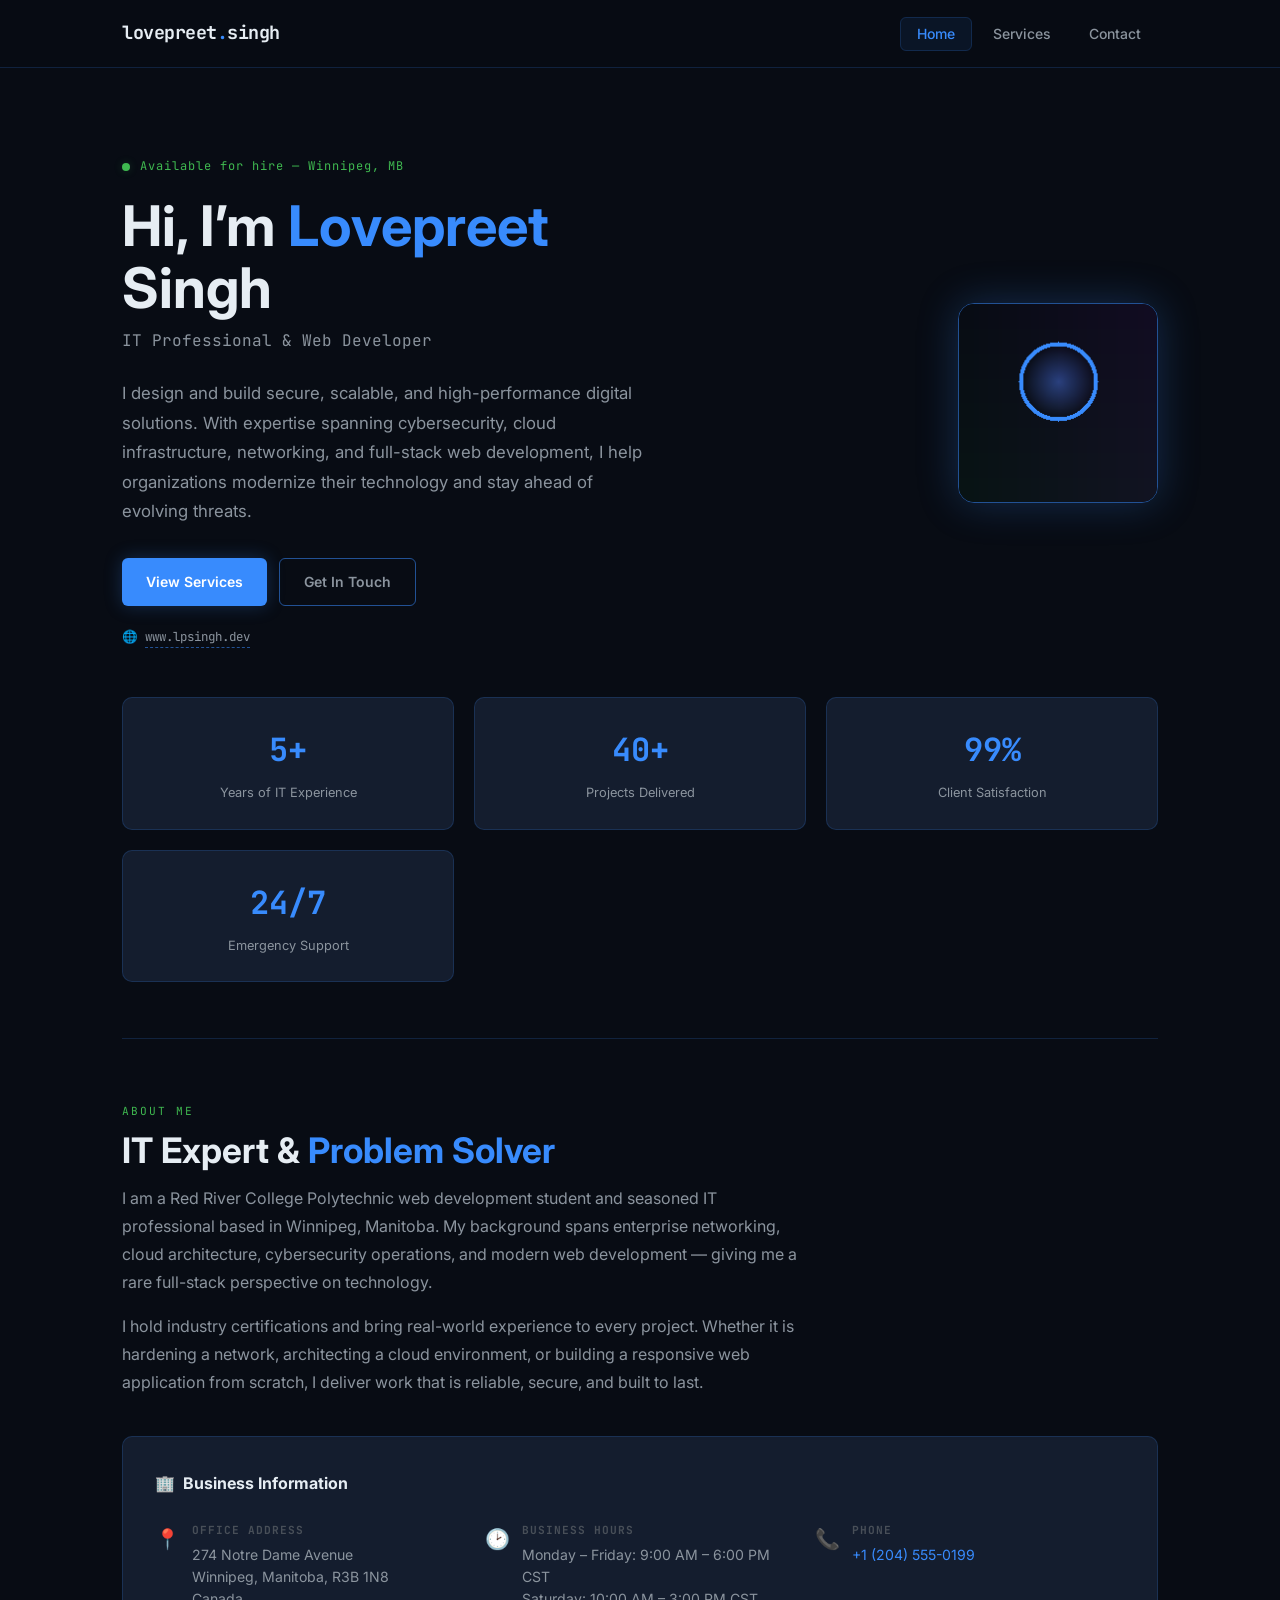
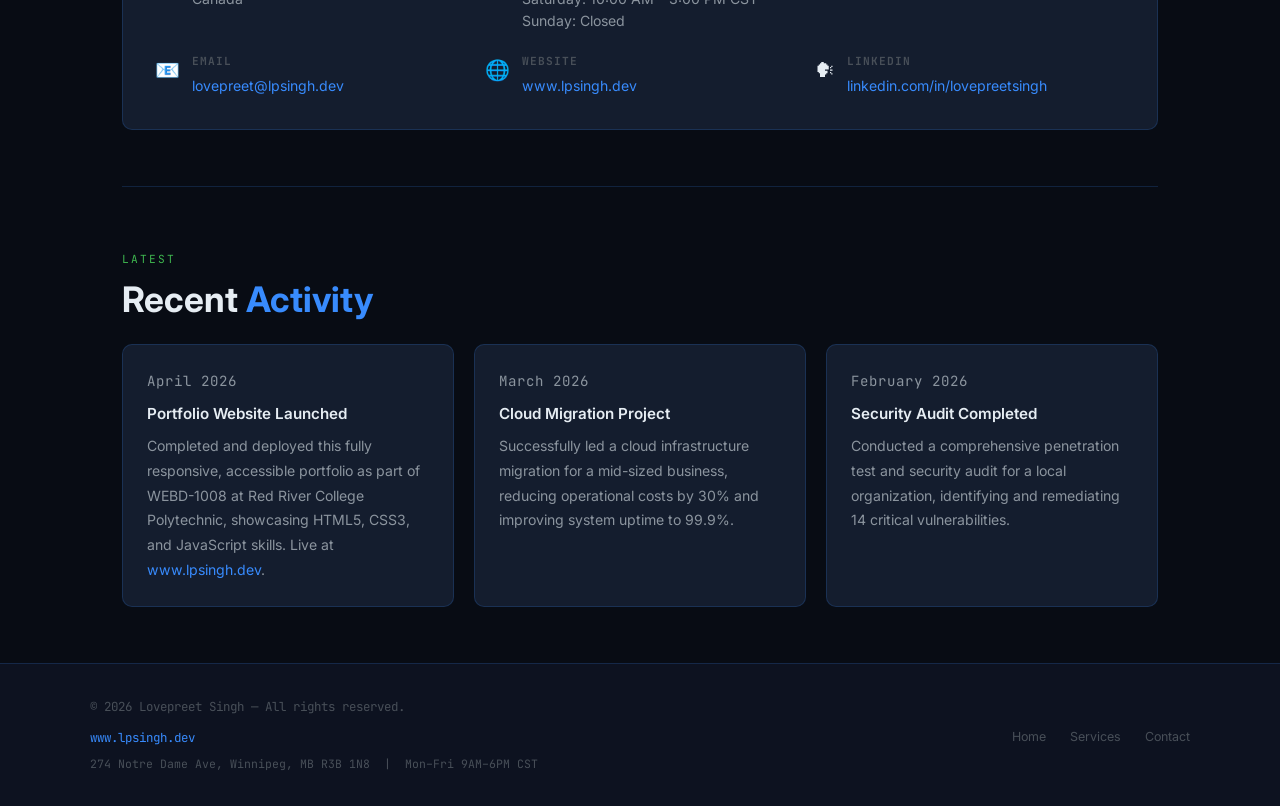
<file: index.html>
<!DOCTYPE html>
<html lang="en">
<head>
  <meta charset="UTF-8" />
  <meta name="viewport" content="width=device-width, initial-scale=1.0" />
  <title>Lovepreet Singh &mdash; IT Professional &amp; Web Developer</title>
  <link rel="stylesheet" href="styles.css" />
</head>
<body>

  <!-- ═══════════════ HEADER ═══════════════ -->
  <header id="header" role="banner">
    <div class="inner">
      <span class="logo">lovepreet<span>.</span>singh</span>
      <nav id="navigation" aria-label="Main navigation">
        <button class="nav-toggle" id="navToggle"
                aria-expanded="false"
                aria-controls="navMenu"
                aria-label="Toggle navigation menu">
          <span></span><span></span><span></span>
        </button>
        <ul id="navMenu" role="list">
          <li><a href="index.html" class="active" aria-current="page">Home</a></li>
          <li><a href="services.html">Services</a></li>
          <li><a href="contact.html">Contact</a></li>
        </ul>
      </nav>
    </div>
  </header>

  <!-- ═══════════════ CONTENT ═══════════════ -->
  <main id="content">

    <!-- Hero -->
    <section class="hero" aria-label="Introduction">
      <div class="hero-text">
        <div class="hero-eyebrow">
          <span class="status-dot" aria-hidden="true"></span>
          <span class="status-label">Available for hire &mdash; Winnipeg, MB</span>
        </div>
        <h1>Hi, I&rsquo;m <span>Lovepreet</span><br />Singh</h1>
        <h2>IT Professional &amp; Web Developer</h2>
        <p>
          I design and build secure, scalable, and high-performance digital
          solutions. With expertise spanning cybersecurity, cloud infrastructure,
          networking, and full-stack web development, I help organizations
          modernize their technology and stay ahead of evolving threats.
        </p>
        <div class="hero-btns">
          <a href="services.html" class="btn btn-primary">View Services</a>
          <a href="contact.html" class="btn btn-ghost">Get In Touch</a>
        </div>
        <div class="url-badge">
          <span aria-hidden="true">&#127760;</span>
          <a href="https://www.lpsingh.dev" target="_blank" rel="noopener noreferrer">www.lpsingh.dev</a>
        </div>
      </div>

      <!-- Profile image: satisfies rubric requirement for at least one image on home page -->
      <div class="avatar-wrap">
        <img
          src="profile.jpg"
          alt="Lovepreet Singh, IT Professional and Web Developer based in Winnipeg Manitoba"
          class="profile-img"
          width="200"
          height="200"
          onerror="this.style.display='none';this.nextElementSibling.removeAttribute('style');"
        />
        <div class="avatar-box" style="display:none;" aria-hidden="true">LS</div>
      </div>
    </section>

    <!-- Stats -->
    <div class="stats-row" role="list" aria-label="Key statistics">
      <div class="stat-card" role="listitem">
        <span class="stat-num">5+</span>
        <p class="stat-label">Years of IT Experience</p>
      </div>
      <div class="stat-card" role="listitem">
        <span class="stat-num">40+</span>
        <p class="stat-label">Projects Delivered</p>
      </div>
      <div class="stat-card" role="listitem">
        <span class="stat-num">99%</span>
        <p class="stat-label">Client Satisfaction</p>
      </div>
      <div class="stat-card" role="listitem">
        <span class="stat-num">24/7</span>
        <p class="stat-label">Emergency Support</p>
      </div>
    </div>

    <hr class="divider" />

    <!-- About -->
    <section aria-labelledby="about-heading">
      <p class="tag">About Me</p>
      <h2 class="section-title" id="about-heading">IT Expert &amp; <em>Problem Solver</em></h2>
      <p class="body-text">
        I am a Red River College Polytechnic web development student and seasoned
        IT professional based in Winnipeg, Manitoba. My background spans enterprise
        networking, cloud architecture, cybersecurity operations, and modern
        web development &mdash; giving me a rare full-stack perspective on technology.
      </p>
      <p class="body-text">
        I hold industry certifications and bring real-world experience to every
        project. Whether it is hardening a network, architecting a cloud environment,
        or building a responsive web application from scratch, I deliver work that
        is reliable, secure, and built to last.
      </p>

      <!-- Business Info Card -->
      <div class="biz-card" aria-label="Business contact and location information">
        <h3 class="biz-card-title">
          <span aria-hidden="true">&#127970;</span> Business Information
        </h3>
        <div class="biz-grid">
          <div class="biz-item">
            <span class="biz-icon" aria-hidden="true">&#128205;</span>
            <div>
              <strong>Office Address</strong>
              <p>274 Notre Dame Avenue<br />Winnipeg, Manitoba, R3B 1N8<br />Canada</p>
            </div>
          </div>
          <div class="biz-item">
            <span class="biz-icon" aria-hidden="true">&#128337;</span>
            <div>
              <strong>Business Hours</strong>
              <p>
                Monday &ndash; Friday: 9:00 AM &ndash; 6:00 PM CST<br />
                Saturday: 10:00 AM &ndash; 3:00 PM CST<br />
                Sunday: Closed
              </p>
            </div>
          </div>
          <div class="biz-item">
            <span class="biz-icon" aria-hidden="true">&#128222;</span>
            <div>
              <strong>Phone</strong>
              <p><a href="tel:+12045550199">+1 (204) 555-0199</a></p>
            </div>
          </div>
          <div class="biz-item">
            <span class="biz-icon" aria-hidden="true">&#128231;</span>
            <div>
              <strong>Email</strong>
              <p><a href="mailto:lovepreet@lpsingh.dev">lovepreet@lpsingh.dev</a></p>
            </div>
          </div>
          <div class="biz-item">
            <span class="biz-icon" aria-hidden="true">&#127760;</span>
            <div>
              <strong>Website</strong>
              <p><a href="https://www.lpsingh.dev" target="_blank" rel="noopener noreferrer">www.lpsingh.dev</a></p>
            </div>
          </div>
          <div class="biz-item">
            <span class="biz-icon" aria-hidden="true">&#128483;</span>
            <div>
              <strong>LinkedIn</strong>
              <p><a href="https://linkedin.com/in/lovepreetsingh" target="_blank" rel="noopener noreferrer">linkedin.com/in/lovepreetsingh</a></p>
            </div>
          </div>
        </div>
      </div>
    </section>

    <hr class="divider" />

    <!-- Recent Activity -->
    <section aria-labelledby="activity-heading">
      <p class="tag">Latest</p>
      <h2 class="section-title" id="activity-heading">Recent <em>Activity</em></h2>
      <div class="updates-grid">

        <article class="update-card">
          <p class="update-date">April 2026</p>
          <h3>Portfolio Website Launched</h3>
          <p>
            Completed and deployed this fully responsive, accessible portfolio
            as part of WEBD-1008 at Red River College Polytechnic, showcasing
            HTML5, CSS3, and JavaScript skills. Live at
            <a href="https://www.lpsingh.dev" target="_blank" rel="noopener noreferrer">www.lpsingh.dev</a>.
          </p>
        </article>

        <article class="update-card">
          <p class="update-date">March 2026</p>
          <h3>Cloud Migration Project</h3>
          <p>
            Successfully led a cloud infrastructure migration for a mid-sized
            business, reducing operational costs by 30% and improving system
            uptime to 99.9%.
          </p>
        </article>

        <article class="update-card">
          <p class="update-date">February 2026</p>
          <h3>Security Audit Completed</h3>
          <p>
            Conducted a comprehensive penetration test and security audit for a
            local organization, identifying and remediating 14 critical
            vulnerabilities.
          </p>
        </article>

      </div>
    </section>

  </main>

  <!-- ═══════════════ FOOTER ═══════════════ -->
  <footer id="footer" role="contentinfo">
    <div class="f-inner">
      <div class="f-left">
        <p class="f-copy">&copy; 2026 Lovepreet Singh &mdash; All rights reserved.</p>
        <p class="f-url"><a href="https://www.lpsingh.dev" target="_blank" rel="noopener noreferrer">www.lpsingh.dev</a></p>
        <p class="f-address">274 Notre Dame Ave, Winnipeg, MB R3B 1N8 &nbsp;|&nbsp; Mon&ndash;Fri 9AM&ndash;6PM CST</p>
      </div>
      <nav aria-label="Footer navigation">
        <ul role="list">
          <li><a href="index.html">Home</a></li>
          <li><a href="services.html">Services</a></li>
          <li><a href="contact.html">Contact</a></li>
        </ul>
      </nav>
    </div>
  </footer>

  <script src="main.js"></script>
</body>
</html>
</file>
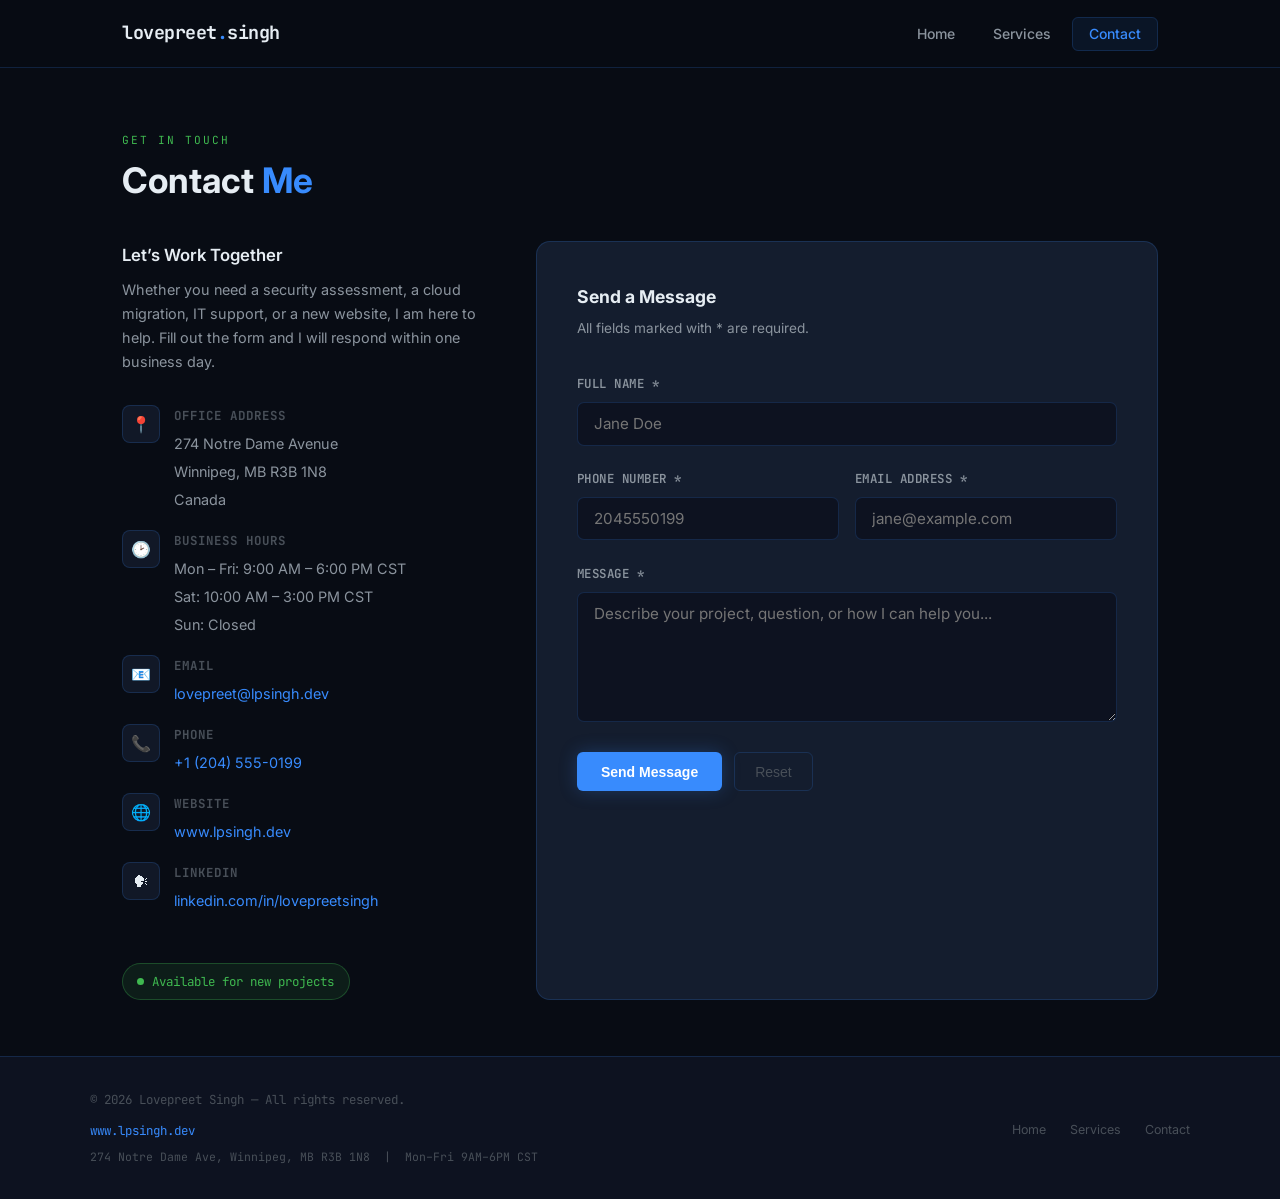
<file: contact.html>
<!DOCTYPE html>
<html lang="en">
<head>
  <meta charset="UTF-8" />
  <meta name="viewport" content="width=device-width, initial-scale=1.0" />
  <title>Contact &mdash; Lovepreet Singh IT Professional</title>
  <link rel="stylesheet" href="styles.css" />
</head>
<body>

  <!-- ═══════════════ HEADER ═══════════════ -->
  <header id="header" role="banner">
    <div class="inner">
      <span class="logo">lovepreet<span>.</span>singh</span>
      <nav id="navigation" aria-label="Main navigation">
        <button class="nav-toggle" id="navToggle"
                aria-expanded="false"
                aria-controls="navMenu"
                aria-label="Toggle navigation menu">
          <span></span><span></span><span></span>
        </button>
        <ul id="navMenu" role="list">
          <li><a href="index.html">Home</a></li>
          <li><a href="services.html">Services</a></li>
          <li><a href="contact.html" class="active" aria-current="page">Contact</a></li>
        </ul>
      </nav>
    </div>
  </header>

  <!-- ═══════════════ CONTENT ═══════════════ -->
  <main id="content">

    <div style="margin-bottom:2.5rem;">
      <p class="tag">Get In Touch</p>
      <h1 class="section-title">Contact <em>Me</em></h1>
    </div>

    <div class="contact-layout">

      <!-- Info panel -->
      <aside class="contact-info-panel" aria-label="Contact information">
        <h2>Let&rsquo;s Work Together</h2>
        <p>
          Whether you need a security assessment, a cloud migration, IT support,
          or a new website, I am here to help. Fill out the form and I will
          respond within one business day.
        </p>

        <div class="c-detail">
          <div class="c-icon" aria-hidden="true">&#128205;</div>
          <div class="c-detail-text">
            <strong>Office Address</strong>
            <span>274 Notre Dame Avenue<br />Winnipeg, MB R3B 1N8<br />Canada</span>
          </div>
        </div>

        <div class="c-detail">
          <div class="c-icon" aria-hidden="true">&#128337;</div>
          <div class="c-detail-text">
            <strong>Business Hours</strong>
            <span>Mon &ndash; Fri: 9:00 AM &ndash; 6:00 PM CST<br />
                  Sat: 10:00 AM &ndash; 3:00 PM CST<br />
                  Sun: Closed</span>
          </div>
        </div>

        <div class="c-detail">
          <div class="c-icon" aria-hidden="true">&#128231;</div>
          <div class="c-detail-text">
            <strong>Email</strong>
            <span><a href="mailto:lovepreet@lpsingh.dev">lovepreet@lpsingh.dev</a></span>
          </div>
        </div>

        <div class="c-detail">
          <div class="c-icon" aria-hidden="true">&#128222;</div>
          <div class="c-detail-text">
            <strong>Phone</strong>
            <span><a href="tel:+12045550199">+1 (204) 555-0199</a></span>
          </div>
        </div>

        <div class="c-detail">
          <div class="c-icon" aria-hidden="true">&#127760;</div>
          <div class="c-detail-text">
            <strong>Website</strong>
            <span><a href="https://www.lpsingh.dev" target="_blank" rel="noopener noreferrer">www.lpsingh.dev</a></span>
          </div>
        </div>

        <div class="c-detail">
          <div class="c-icon" aria-hidden="true">&#128483;</div>
          <div class="c-detail-text">
            <strong>LinkedIn</strong>
            <span><a href="https://linkedin.com/in/lovepreetsingh" target="_blank" rel="noopener noreferrer">linkedin.com/in/lovepreetsingh</a></span>
          </div>
        </div>

        <div class="avail-badge" aria-label="Currently available for new projects">
          <span class="dot" aria-hidden="true"></span>
          Available for new projects
        </div>
      </aside>

      <!-- Form panel -->
      <div class="form-panel">
        <h2>Send a Message</h2>
        <p>All fields marked with * are required.</p>

        <form id="contactForm" action="index.html" method="get" novalidate aria-label="Contact form">

          <!-- Name -->
          <div class="form-group">
            <label for="name">Full Name *</label>
            <input
              type="text"
              id="name"
              name="name"
              placeholder="Jane Doe"
              autocomplete="name"
              aria-required="true"
              aria-describedby="nameErr"
            />
            <span class="error-msg" id="nameErr" role="alert">Please enter your full name.</span>
          </div>

          <!-- Phone + Email -->
          <div class="form-row">
            <div class="form-group">
              <label for="phone">Phone Number *</label>
              <input
                type="tel"
                id="phone"
                name="phone"
                placeholder="2045550199"
                autocomplete="tel"
                aria-required="true"
                aria-describedby="phoneErr"
              />
              <span class="error-msg" id="phoneErr" role="alert">Enter a valid 10-digit phone number.</span>
            </div>

            <div class="form-group">
              <label for="email">Email Address *</label>
              <input
                type="email"
                id="email"
                name="email"
                placeholder="jane@example.com"
                autocomplete="email"
                aria-required="true"
                aria-describedby="emailErr"
              />
              <span class="error-msg" id="emailErr" role="alert">Enter a valid email address.</span>
            </div>
          </div>

          <!-- Comments -->
          <div class="form-group">
            <label for="comments">Message *</label>
            <textarea
              id="comments"
              name="comments"
              placeholder="Describe your project, question, or how I can help you..."
              aria-required="true"
              aria-describedby="commentsErr"
            ></textarea>
            <span class="error-msg" id="commentsErr" role="alert">Please enter a message.</span>
          </div>

          <!-- Actions -->
          <div class="form-actions">
            <button type="submit" class="btn btn-primary">Send Message</button>
            <button type="reset" class="btn-reset-form" id="resetBtn">Reset</button>
          </div>

        </form>
      </div>
    </div>

  </main>

  <!-- ═══════════════ FOOTER ═══════════════ -->
  <footer id="footer" role="contentinfo">
    <div class="f-inner">
      <div class="f-left">
        <p class="f-copy">&copy; 2026 Lovepreet Singh &mdash; All rights reserved.</p>
        <p class="f-url"><a href="https://www.lpsingh.dev" target="_blank" rel="noopener noreferrer">www.lpsingh.dev</a></p>
        <p class="f-address">274 Notre Dame Ave, Winnipeg, MB R3B 1N8 &nbsp;|&nbsp; Mon&ndash;Fri 9AM&ndash;6PM CST</p>
      </div>
      <nav aria-label="Footer navigation">
        <ul role="list">
          <li><a href="index.html">Home</a></li>
          <li><a href="services.html">Services</a></li>
          <li><a href="contact.html">Contact</a></li>
        </ul>
      </nav>
    </div>
  </footer>

  <script src="main.js"></script>
  <script src="validation.js"></script>
</body>
</html>
</file>
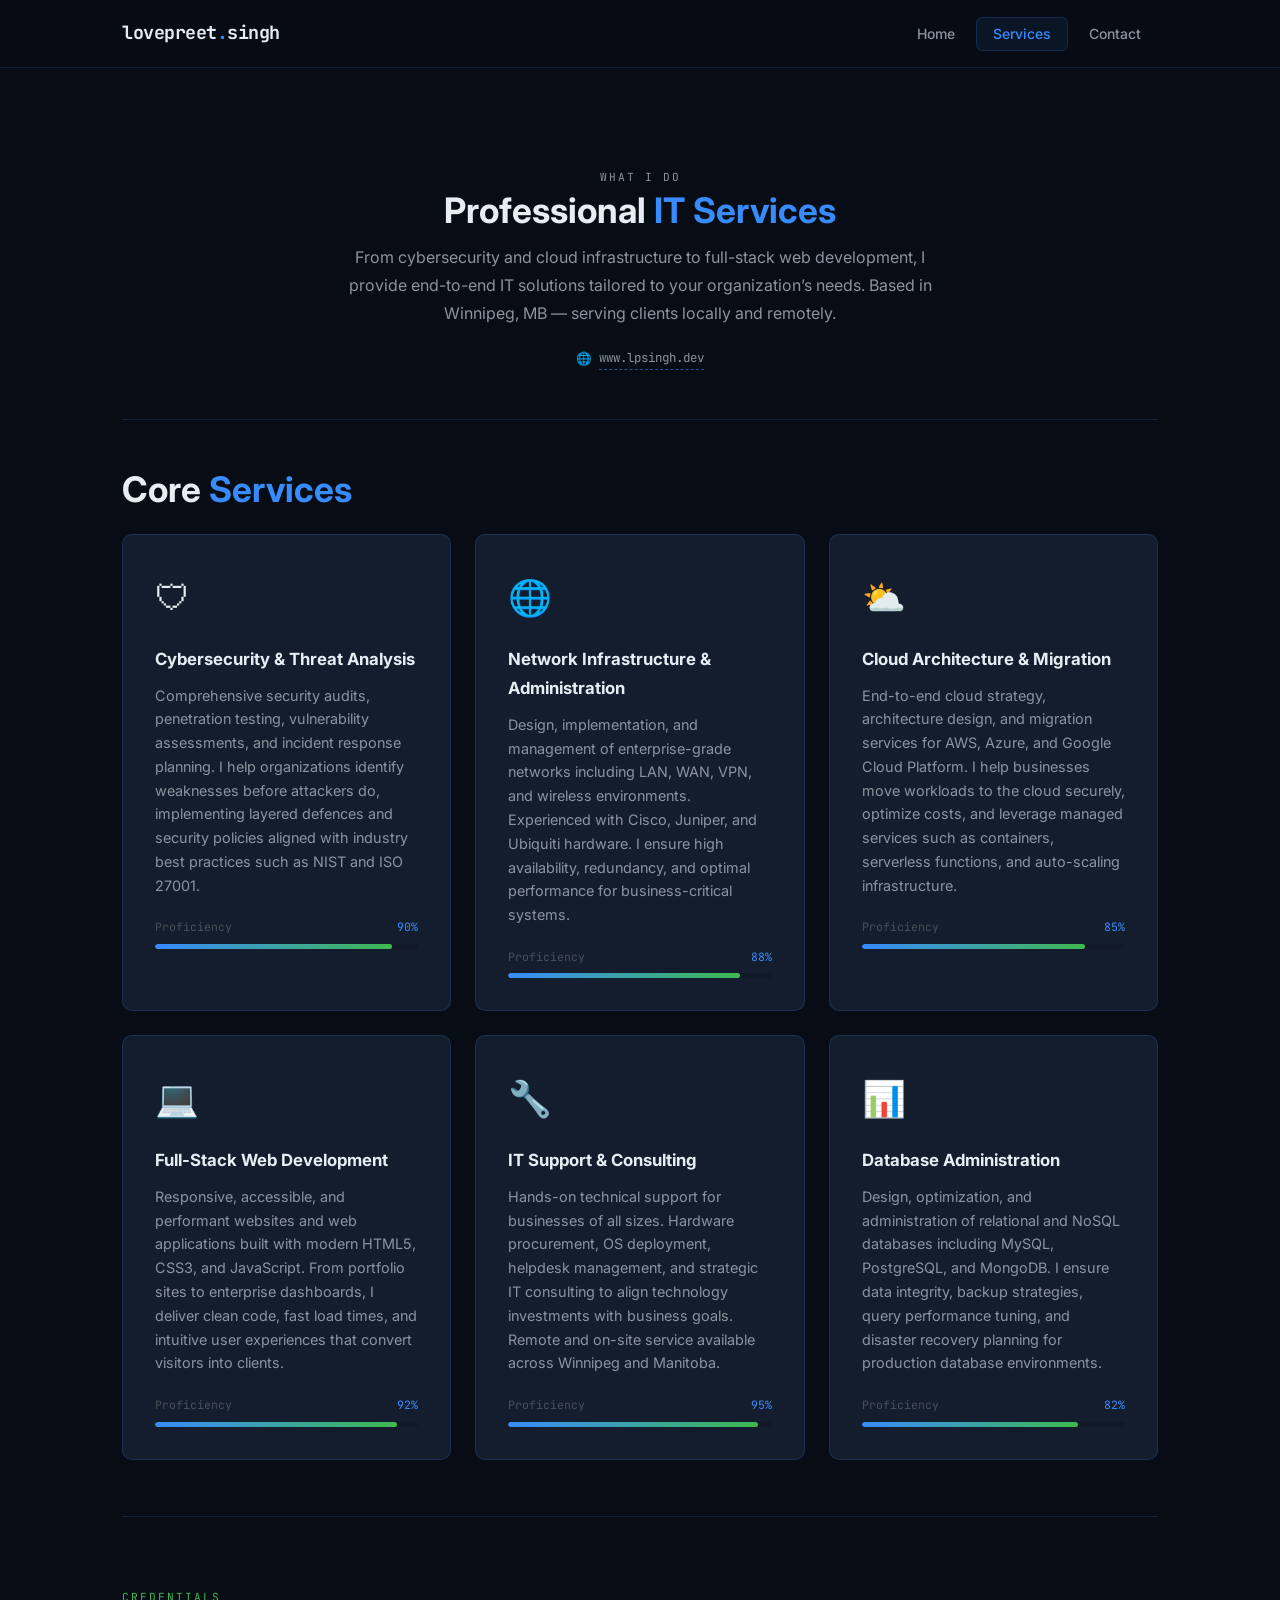
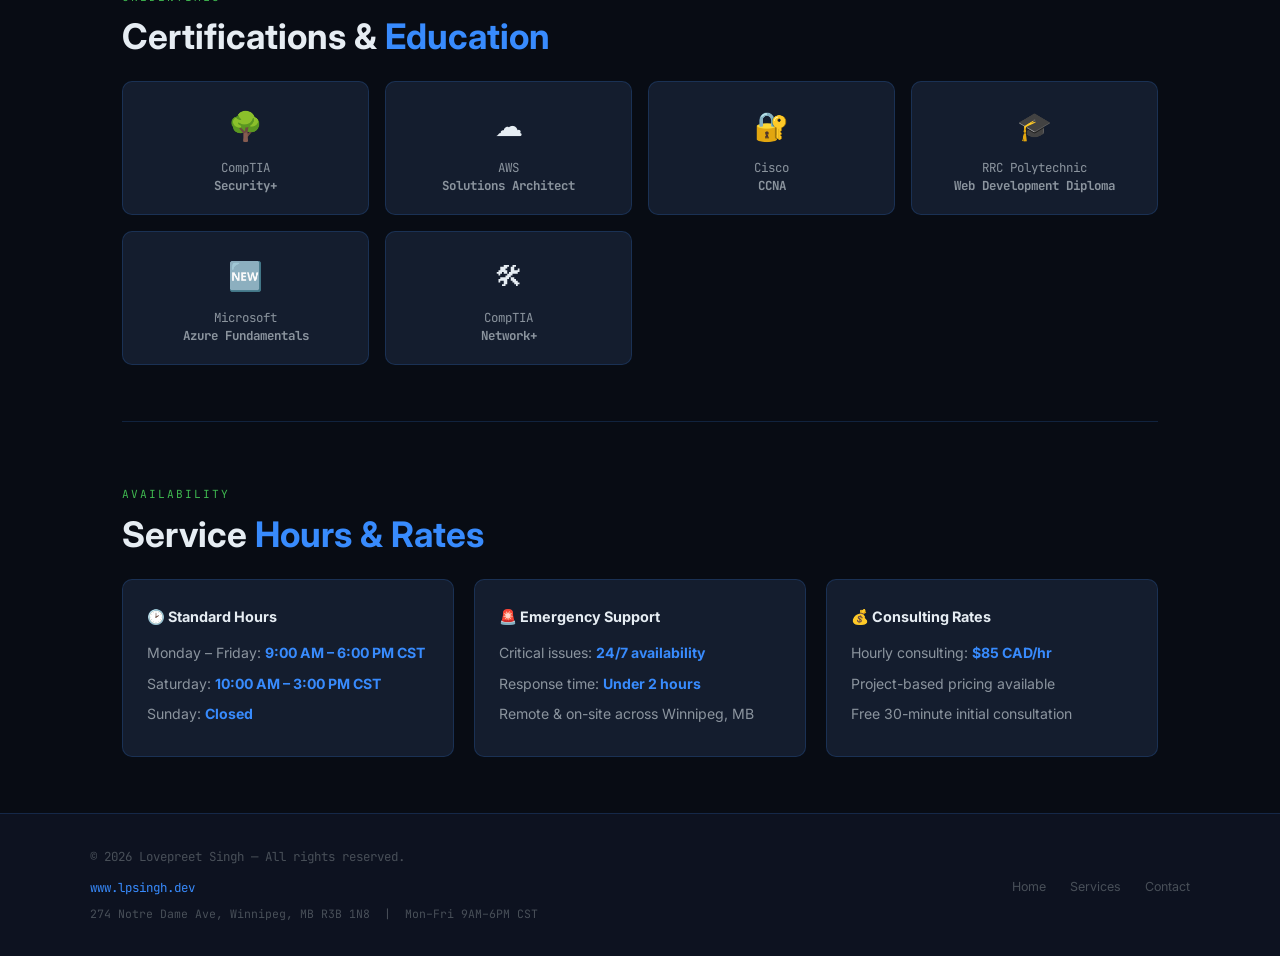
<file: services.html>
<!DOCTYPE html>
<html lang="en">
<head>
  <meta charset="UTF-8" />
  <meta name="viewport" content="width=device-width, initial-scale=1.0" />
  <title>Services &mdash; Lovepreet Singh IT Professional</title>
  <link rel="stylesheet" href="styles.css" />
</head>
<body>

  <!-- ═══════════════ HEADER ═══════════════ -->
  <header id="header" role="banner">
    <div class="inner">
      <span class="logo">lovepreet<span>.</span>singh</span>
      <nav id="navigation" aria-label="Main navigation">
        <button class="nav-toggle" id="navToggle"
                aria-expanded="false"
                aria-controls="navMenu"
                aria-label="Toggle navigation menu">
          <span></span><span></span><span></span>
        </button>
        <ul id="navMenu" role="list">
          <li><a href="index.html">Home</a></li>
          <li><a href="services.html" class="active" aria-current="page">Services</a></li>
          <li><a href="contact.html">Contact</a></li>
        </ul>
      </nav>
    </div>
  </header>

  <!-- ═══════════════ CONTENT ═══════════════ -->
  <main id="content">

    <!-- Page Banner -->
    <div class="page-banner">
      <p class="tag">What I Do</p>
      <h1 class="section-title">Professional <em>IT Services</em></h1>
      <p>
        From cybersecurity and cloud infrastructure to full-stack web development,
        I provide end-to-end IT solutions tailored to your organization&rsquo;s needs.
        Based in Winnipeg, MB &mdash; serving clients locally and remotely.
      </p>
      <div class="url-badge" style="margin-top:1.25rem; justify-content:center;">
        <span aria-hidden="true">&#127760;</span>
        <a href="https://www.lpsingh.dev" target="_blank" rel="noopener noreferrer">www.lpsingh.dev</a>
      </div>
    </div>

    <!-- Services Grid -->
    <section aria-labelledby="services-heading">
      <h2 class="section-title" id="services-heading" style="margin-bottom:1.5rem;">Core <em>Services</em></h2>

      <div class="services-grid">

        <!-- Cybersecurity -->
        <article class="service-card" aria-label="Cybersecurity service">
          <span class="service-icon" aria-hidden="true">&#128737;</span>
          <h3>Cybersecurity &amp; Threat Analysis</h3>
          <p>
            Comprehensive security audits, penetration testing, vulnerability
            assessments, and incident response planning. I help organizations
            identify weaknesses before attackers do, implementing layered defences
            and security policies aligned with industry best practices such as
            NIST and ISO 27001.
          </p>
          <div class="skill-meta">
            <span>Proficiency</span>
            <span class="pct">90%</span>
          </div>
          <div class="bar-track" role="progressbar" aria-valuenow="90" aria-valuemin="0" aria-valuemax="100" aria-label="Cybersecurity proficiency 90%">
            <div class="bar-fill" style="width:90%;"></div>
          </div>
        </article>

        <!-- Networking -->
        <article class="service-card" aria-label="Networking service">
          <span class="service-icon" aria-hidden="true">&#127760;</span>
          <h3>Network Infrastructure &amp; Administration</h3>
          <p>
            Design, implementation, and management of enterprise-grade networks
            including LAN, WAN, VPN, and wireless environments. Experienced with
            Cisco, Juniper, and Ubiquiti hardware. I ensure high availability,
            redundancy, and optimal performance for business-critical systems.
          </p>
          <div class="skill-meta">
            <span>Proficiency</span>
            <span class="pct">88%</span>
          </div>
          <div class="bar-track" role="progressbar" aria-valuenow="88" aria-valuemin="0" aria-valuemax="100" aria-label="Networking proficiency 88%">
            <div class="bar-fill" style="width:88%;"></div>
          </div>
        </article>

        <!-- Cloud -->
        <article class="service-card" aria-label="Cloud computing service">
          <span class="service-icon" aria-hidden="true">&#9925;</span>
          <h3>Cloud Architecture &amp; Migration</h3>
          <p>
            End-to-end cloud strategy, architecture design, and migration services
            for AWS, Azure, and Google Cloud Platform. I help businesses move
            workloads to the cloud securely, optimize costs, and leverage managed
            services such as containers, serverless functions, and auto-scaling
            infrastructure.
          </p>
          <div class="skill-meta">
            <span>Proficiency</span>
            <span class="pct">85%</span>
          </div>
          <div class="bar-track" role="progressbar" aria-valuenow="85" aria-valuemin="0" aria-valuemax="100" aria-label="Cloud proficiency 85%">
            <div class="bar-fill" style="width:85%;"></div>
          </div>
        </article>

        <!-- Web Development -->
        <article class="service-card" aria-label="Web development service">
          <span class="service-icon" aria-hidden="true">&#128187;</span>
          <h3>Full-Stack Web Development</h3>
          <p>
            Responsive, accessible, and performant websites and web applications
            built with modern HTML5, CSS3, and JavaScript. From portfolio sites
            to enterprise dashboards, I deliver clean code, fast load times, and
            intuitive user experiences that convert visitors into clients.
          </p>
          <div class="skill-meta">
            <span>Proficiency</span>
            <span class="pct">92%</span>
          </div>
          <div class="bar-track" role="progressbar" aria-valuenow="92" aria-valuemin="0" aria-valuemax="100" aria-label="Web development proficiency 92%">
            <div class="bar-fill" style="width:92%;"></div>
          </div>
        </article>

        <!-- IT Support -->
        <article class="service-card" aria-label="IT support service">
          <span class="service-icon" aria-hidden="true">&#128295;</span>
          <h3>IT Support &amp; Consulting</h3>
          <p>
            Hands-on technical support for businesses of all sizes. Hardware
            procurement, OS deployment, helpdesk management, and strategic IT
            consulting to align technology investments with business goals.
            Remote and on-site service available across Winnipeg and Manitoba.
          </p>
          <div class="skill-meta">
            <span>Proficiency</span>
            <span class="pct">95%</span>
          </div>
          <div class="bar-track" role="progressbar" aria-valuenow="95" aria-valuemin="0" aria-valuemax="100" aria-label="IT support proficiency 95%">
            <div class="bar-fill" style="width:95%;"></div>
          </div>
        </article>

        <!-- Database -->
        <article class="service-card" aria-label="Database administration service">
          <span class="service-icon" aria-hidden="true">&#128202;</span>
          <h3>Database Administration</h3>
          <p>
            Design, optimization, and administration of relational and NoSQL
            databases including MySQL, PostgreSQL, and MongoDB. I ensure data
            integrity, backup strategies, query performance tuning, and disaster
            recovery planning for production database environments.
          </p>
          <div class="skill-meta">
            <span>Proficiency</span>
            <span class="pct">82%</span>
          </div>
          <div class="bar-track" role="progressbar" aria-valuenow="82" aria-valuemin="0" aria-valuemax="100" aria-label="Database proficiency 82%">
            <div class="bar-fill" style="width:82%;"></div>
          </div>
        </article>

      </div>
    </section>

    <hr class="divider" />

    <!-- Certifications -->
    <section class="certs-section" aria-labelledby="certs-heading">
      <p class="tag">Credentials</p>
      <h2 class="section-title" id="certs-heading">Certifications &amp; <em>Education</em></h2>
      <div class="certs-grid">
        <div class="cert-badge">
          <div class="cert-icon" aria-hidden="true">&#127795;</div>
          <p>CompTIA<br /><strong>Security+</strong></p>
        </div>
        <div class="cert-badge">
          <div class="cert-icon" aria-hidden="true">&#9729;</div>
          <p>AWS<br /><strong>Solutions Architect</strong></p>
        </div>
        <div class="cert-badge">
          <div class="cert-icon" aria-hidden="true">&#128272;</div>
          <p>Cisco<br /><strong>CCNA</strong></p>
        </div>
        <div class="cert-badge">
          <div class="cert-icon" aria-hidden="true">&#127891;</div>
          <p>RRC Polytechnic<br /><strong>Web Development Diploma</strong></p>
        </div>
        <div class="cert-badge">
          <div class="cert-icon" aria-hidden="true">&#127381;</span></div>
          <p>Microsoft<br /><strong>Azure Fundamentals</strong></p>
        </div>
        <div class="cert-badge">
          <div class="cert-icon" aria-hidden="true">&#128736;</div>
          <p>CompTIA<br /><strong>Network+</strong></p>
        </div>
      </div>
    </section>

    <hr class="divider" />

    <!-- Service Hours & Pricing Info -->
    <section aria-labelledby="hours-heading">
      <p class="tag">Availability</p>
      <h2 class="section-title" id="hours-heading">Service <em>Hours &amp; Rates</em></h2>
      <div class="hours-grid">
        <div class="hours-card">
          <h3>&#128337; Standard Hours</h3>
          <p>Monday &ndash; Friday: <strong>9:00 AM &ndash; 6:00 PM CST</strong></p>
          <p>Saturday: <strong>10:00 AM &ndash; 3:00 PM CST</strong></p>
          <p>Sunday: <strong>Closed</strong></p>
        </div>
        <div class="hours-card">
          <h3>&#128680; Emergency Support</h3>
          <p>Critical issues: <strong>24/7 availability</strong></p>
          <p>Response time: <strong>Under 2 hours</strong></p>
          <p>Remote &amp; on-site across Winnipeg, MB</p>
        </div>
        <div class="hours-card">
          <h3>&#128176; Consulting Rates</h3>
          <p>Hourly consulting: <strong>$85 CAD/hr</strong></p>
          <p>Project-based pricing available</p>
          <p>Free 30-minute initial consultation</p>
        </div>
      </div>
    </section>

  </main>

  <!-- ═══════════════ FOOTER ═══════════════ -->
  <footer id="footer" role="contentinfo">
    <div class="f-inner">
      <div class="f-left">
        <p class="f-copy">&copy; 2026 Lovepreet Singh &mdash; All rights reserved.</p>
        <p class="f-url"><a href="https://www.lpsingh.dev" target="_blank" rel="noopener noreferrer">www.lpsingh.dev</a></p>
        <p class="f-address">274 Notre Dame Ave, Winnipeg, MB R3B 1N8 &nbsp;|&nbsp; Mon&ndash;Fri 9AM&ndash;6PM CST</p>
      </div>
      <nav aria-label="Footer navigation">
        <ul role="list">
          <li><a href="index.html">Home</a></li>
          <li><a href="services.html">Services</a></li>
          <li><a href="contact.html">Contact</a></li>
        </ul>
      </nav>
    </div>
  </footer>

  <script src="main.js"></script>
</body>
</html>
</file>
<file: styles.css>
/* ==============================================
   WEBD-1008 Project 4 — External Stylesheet
   Author : Lovepreet Singh
   ============================================== */

@import url('https://fonts.googleapis.com/css2?family=Inter:wght@300;400;500;600;700&family=JetBrains+Mono:wght@400;700&display=swap');

/* ── CSS Variables ─────────────────────────── */
:root {
  --bg:          #080c14;
  --bg2:         #0d1220;
  --bg3:         #111827;
  --card:        #141d2e;
  --border:      rgba(56, 139, 253, 0.18);
  --border-h:    rgba(56, 139, 253, 0.55);
  --blue:        #388bfd;
  --blue-glow:   rgba(56, 139, 253, 0.25);
  --green:       #3fb950;
  --green-glow:  rgba(63, 185, 80, 0.22);
  --text:        #e6edf3;
  --text2:       #8b949e;
  --text3:       #484f58;
  --mono:        'JetBrains Mono', monospace;
  --sans:        'Inter', sans-serif;
  --radius:      10px;
  --trans:       0.25s ease;
  --header-h:    68px;
  --max-w:       1100px;
  --error:       #f85149;
}

/* ── Reset ─────────────────────────────────── */
*, *::before, *::after { box-sizing: border-box; margin: 0; padding: 0; }
html  { scroll-behavior: smooth; }
body  {
  background: var(--bg);
  color: var(--text);
  font-family: var(--sans);
  font-size: 1rem;
  line-height: 1.75;
  min-height: 100vh;
  display: flex;
  flex-direction: column;
}
img  { max-width: 100%; height: auto; display: block; }
a    { color: var(--blue); text-decoration: none; transition: color var(--trans); }
a:hover { color: #58a6ff; }
ul   { list-style: none; }

/* ── HEADER (ID) ───────────────────────────── */
#header {
  height: var(--header-h);
  background: rgba(8, 12, 20, 0.92);
  border-bottom: 1px solid var(--border);
  backdrop-filter: blur(12px);
  position: sticky;
  top: 0;
  z-index: 200;
}

#header .inner {
  max-width: var(--max-w);
  margin: 0 auto;
  padding: 0 2rem;
  height: 100%;
  display: flex;
  align-items: center;
  justify-content: space-between;
}

.logo {
  font-family: var(--mono);
  font-size: 1.15rem;
  font-weight: 700;
  color: var(--text);
  letter-spacing: -0.5px;
}
.logo span { color: var(--blue); }

/* ── NAVIGATION (ID) ───────────────────────── */
#navigation ul {
  display: flex;
  gap: 0.25rem;
}

#navigation a {
  font-size: 0.875rem;
  font-weight: 500;
  color: var(--text2);
  padding: 0.45rem 1rem;
  border-radius: 6px;
  border: 1px solid transparent;
  transition: color var(--trans), background var(--trans),
              border-color var(--trans), box-shadow var(--trans);
}

#navigation a:hover,
#navigation a:focus {
  color: var(--text);
  background: rgba(56, 139, 253, 0.1);
  border-color: var(--border-h);
  box-shadow: 0 0 14px var(--blue-glow);
  outline: none;
}

#navigation a.active {
  color: var(--blue);
  background: rgba(56, 139, 253, 0.08);
  border-color: var(--border);
}

/* Hamburger */
.nav-toggle {
  display: none;
  flex-direction: column;
  gap: 5px;
  background: none;
  border: none;
  cursor: pointer;
  padding: 4px;
}
.nav-toggle span {
  display: block;
  width: 22px;
  height: 2px;
  background: var(--text);
  border-radius: 2px;
  transition: var(--trans);
}

/* ── CONTENT (ID) ──────────────────────────── */
#content {
  flex: 1;
  max-width: var(--max-w);
  width: 100%;
  margin: 0 auto;
  padding: 3.5rem 2rem;
}

/* ── FOOTER (ID) ───────────────────────────── */
#footer {
  background: var(--bg2);
  border-top: 1px solid var(--border);
  padding: 2rem;
}

#footer .f-inner {
  max-width: var(--max-w);
  margin: 0 auto;
  display: flex;
  align-items: center;
  justify-content: space-between;
  flex-wrap: wrap;
  gap: 1rem;
}

#footer .f-copy {
  font-size: 0.78rem;
  color: var(--text3);
  font-family: var(--mono);
}

#footer nav ul {
  display: flex;
  gap: 1.5rem;
  flex-wrap: wrap;
}

#footer nav a {
  font-size: 0.78rem;
  color: var(--text3);
  transition: color var(--trans);
}
#footer nav a:hover,
#footer nav a:focus {
  color: var(--green);
  outline: none;
}

/* ── Reusable ──────────────────────────────── */
.tag {
  display: inline-block;
  font-family: var(--mono);
  font-size: 0.7rem;
  letter-spacing: 2px;
  text-transform: uppercase;
  color: var(--green);
  margin-bottom: 0.5rem;
}

.section-title {
  font-size: clamp(1.5rem, 3vw, 2.2rem);
  font-weight: 700;
  line-height: 1.2;
  margin-bottom: 0.75rem;
}
.section-title em {
  font-style: normal;
  color: var(--blue);
}

.divider {
  border: none;
  border-top: 1px solid var(--border);
  margin: 3.5rem 0;
}

/* Cards */
.card {
  background: var(--card);
  border: 1px solid var(--border);
  border-radius: var(--radius);
  padding: 1.75rem;
  transition: border-color var(--trans), box-shadow var(--trans), transform var(--trans);
}
.card:hover {
  border-color: var(--border-h);
  box-shadow: 0 4px 24px var(--blue-glow);
  transform: translateY(-2px);
}

/* Buttons */
.btn {
  display: inline-flex;
  align-items: center;
  gap: 0.5rem;
  padding: 0.65rem 1.5rem;
  font-size: 0.875rem;
  font-weight: 600;
  border-radius: 6px;
  border: none;
  cursor: pointer;
  transition: all var(--trans);
  text-decoration: none;
}
.btn-primary {
  background: var(--blue);
  color: #fff;
  box-shadow: 0 0 18px var(--blue-glow);
}
.btn-primary:hover,
.btn-primary:focus {
  background: #58a6ff;
  box-shadow: 0 0 28px var(--blue-glow);
  color: #fff;
  outline: none;
}
.btn-ghost {
  background: transparent;
  color: var(--text2);
  border: 1px solid var(--border-h);
}
.btn-ghost:hover,
.btn-ghost:focus {
  background: rgba(56,139,253,0.08);
  color: var(--text);
  outline: none;
}

/* ── HOME PAGE ─────────────────────────────── */
.hero {
  display: grid;
  grid-template-columns: 1fr auto;
  gap: 3rem;
  align-items: center;
  padding: 2rem 0 3rem;
}

.hero-eyebrow {
  display: flex;
  align-items: center;
  gap: 0.6rem;
  margin-bottom: 1.2rem;
}
.status-dot {
  width: 8px; height: 8px;
  background: var(--green);
  border-radius: 50%;
  box-shadow: 0 0 8px var(--green-glow);
  animation: blink 2s ease-in-out infinite;
}
@keyframes blink {
  0%,100% { opacity: 1; }
  50%      { opacity: 0.3; }
}
.status-label {
  font-family: var(--mono);
  font-size: 0.75rem;
  color: var(--green);
  letter-spacing: 1px;
}

.hero h1 {
  font-size: clamp(2.2rem, 5vw, 3.5rem);
  font-weight: 700;
  line-height: 1.1;
  margin-bottom: 0.5rem;
}
.hero h1 span { color: var(--blue); }

.hero h2 {
  font-family: var(--mono);
  font-size: clamp(0.85rem, 2vw, 1rem);
  color: var(--text2);
  font-weight: 400;
  margin-bottom: 1.5rem;
}

.hero p {
  color: var(--text2);
  max-width: 520px;
  margin-bottom: 2rem;
  font-size: 1.05rem;
}

.hero-btns { display: flex; gap: 0.75rem; flex-wrap: wrap; }

/* Avatar */
.avatar-box {
  width: 200px;
  height: 200px;
  border-radius: 16px;
  background: var(--card);
  border: 1px solid var(--border-h);
  box-shadow: 0 0 40px var(--blue-glow);
  display: flex;
  align-items: center;
  justify-content: center;
  font-family: var(--mono);
  font-size: 3.5rem;
  font-weight: 700;
  color: var(--blue);
  flex-shrink: 0;
}

/* Stats row */
.stats-row {
  display: grid;
  grid-template-columns: repeat(3, 1fr);
  gap: 1.25rem;
  margin-bottom: 3rem;
}
.stat-card {
  background: var(--card);
  border: 1px solid var(--border);
  border-radius: var(--radius);
  padding: 1.5rem;
  text-align: center;
  transition: border-color var(--trans), box-shadow var(--trans);
}
.stat-card:hover {
  border-color: var(--border-h);
  box-shadow: 0 0 18px var(--blue-glow);
}
.stat-num {
  font-family: var(--mono);
  font-size: 2rem;
  font-weight: 700;
  color: var(--blue);
  display: block;
}
.stat-label {
  font-size: 0.8rem;
  color: var(--text2);
  margin-top: 0.25rem;
}

/* Updates grid */
.updates-grid {
  display: grid;
  grid-template-columns: repeat(auto-fit, minmax(280px, 1fr));
  gap: 1.25rem;
  margin-top: 1.5rem;
}
.update-card { background: var(--card); border: 1px solid var(--border);
  border-radius: var(--radius); padding: 1.5rem;
  transition: border-color var(--trans), box-shadow var(--trans); }
.update-card:hover { border-color: var(--border-h); box-shadow: 0 0 16px var(--blue-glow); }
.update-date {
  font-family: var(--mono);
  font-size: 0.72rem;
  color: var(--green);
  letter-spacing: 1px;
  margin-bottom: 0.5rem;
}
.update-card h3 {
  font-size: 0.95rem;
  font-weight: 600;
  color: var(--text);
  margin-bottom: 0.4rem;
}
.update-card p { font-size: 0.88rem; color: var(--text2); }

/* ── SERVICES PAGE ─────────────────────────── */
.page-banner {
  text-align: center;
  padding: 2rem 0 3rem;
  border-bottom: 1px solid var(--border);
  margin-bottom: 3rem;
}
.page-banner p {
  color: var(--text2);
  max-width: 600px;
  margin: 0.75rem auto 0;
}

.services-grid {
  display: grid;
  grid-template-columns: repeat(auto-fit, minmax(310px, 1fr));
  gap: 1.5rem;
}

.service-card {
  background: var(--card);
  border: 1px solid var(--border);
  border-radius: var(--radius);
  padding: 2rem;
  transition: border-color var(--trans), box-shadow var(--trans), transform var(--trans);
  position: relative;
  overflow: hidden;
}
.service-card::after {
  content: '';
  position: absolute;
  top: 0; left: 0; right: 0;
  height: 2px;
  background: linear-gradient(90deg, var(--blue), var(--green));
  opacity: 0;
  transition: opacity var(--trans);
}
.service-card:hover {
  border-color: var(--border-h);
  box-shadow: 0 6px 30px var(--blue-glow);
  transform: translateY(-4px);
}
.service-card:hover::after { opacity: 1; }

.service-icon {
  font-size: 2.2rem;
  margin-bottom: 1rem;
  display: block;
}
.service-card h2 {
  font-size: 1.05rem;
  font-weight: 700;
  color: var(--text);
  margin-bottom: 0.6rem;
}
.service-card p {
  font-size: 0.9rem;
  color: var(--text2);
  margin-bottom: 1.25rem;
  line-height: 1.65;
}

/* Skill bar */
.skill-meta {
  display: flex;
  justify-content: space-between;
  align-items: center;
  margin-bottom: 0.4rem;
}
.skill-meta span {
  font-family: var(--mono);
  font-size: 0.72rem;
  color: var(--text3);
}
.skill-meta .pct { color: var(--blue); }

.bar-track {
  height: 5px;
  background: var(--bg3);
  border-radius: 3px;
  overflow: hidden;
}
.bar-fill {
  height: 100%;
  background: linear-gradient(90deg, var(--blue), var(--green));
  border-radius: 3px;
}

/* Certs section */
.certs-section { margin-top: 4rem; }
.certs-grid {
  display: grid;
  grid-template-columns: repeat(auto-fit, minmax(200px, 1fr));
  gap: 1rem;
  margin-top: 1.5rem;
}
.cert-badge {
  background: var(--card);
  border: 1px solid var(--border);
  border-radius: var(--radius);
  padding: 1.25rem 1rem;
  text-align: center;
  transition: all var(--trans);
}
.cert-badge:hover {
  border-color: var(--green);
  box-shadow: 0 0 18px var(--green-glow);
}
.cert-badge .cert-icon { font-size: 1.75rem; margin-bottom: 0.5rem; }
.cert-badge p {
  font-size: 0.78rem;
  font-family: var(--mono);
  color: var(--text2);
  line-height: 1.4;
}

/* ── CONTACT PAGE ──────────────────────────── */
.contact-layout {
  display: grid;
  grid-template-columns: 1fr 1.7fr;
  gap: 3rem;
  margin-top: 2rem;
}

.contact-info-panel h2 {
  font-size: 1.05rem;
  font-weight: 600;
  margin-bottom: 0.5rem;
}
.contact-info-panel > p {
  font-size: 0.9rem;
  color: var(--text2);
  margin-bottom: 2rem;
  line-height: 1.65;
}

.c-detail {
  display: flex;
  align-items: flex-start;
  gap: 0.85rem;
  margin-bottom: 1.1rem;
}
.c-icon {
  width: 38px; height: 38px;
  border: 1px solid var(--border);
  border-radius: 8px;
  background: var(--bg3);
  display: flex; align-items: center; justify-content: center;
  font-size: 1rem;
  flex-shrink: 0;
}
.c-detail-text strong {
  display: block;
  font-size: 0.78rem;
  color: var(--text3);
  font-family: var(--mono);
  letter-spacing: 1px;
  text-transform: uppercase;
  margin-bottom: 0.1rem;
}
.c-detail-text span { font-size: 0.9rem; color: var(--text2); }

/* Availability badge */
.avail-badge {
  display: inline-flex;
  align-items: center;
  gap: 0.5rem;
  background: rgba(63,185,80,0.1);
  border: 1px solid rgba(63,185,80,0.3);
  border-radius: 20px;
  padding: 0.4rem 0.9rem;
  font-size: 0.78rem;
  font-family: var(--mono);
  color: var(--green);
  margin-top: 2rem;
}
.avail-badge .dot {
  width: 7px; height: 7px;
  background: var(--green);
  border-radius: 50%;
  animation: blink 2s ease-in-out infinite;
}

/* Form panel */
.form-panel {
  background: var(--card);
  border: 1px solid var(--border);
  border-radius: 14px;
  padding: 2.5rem;
}
.form-panel h2 {
  font-size: 1.1rem;
  font-weight: 700;
  margin-bottom: 0.3rem;
}
.form-panel > p {
  font-size: 0.85rem;
  color: var(--text2);
  margin-bottom: 2rem;
}

.form-group { margin-bottom: 1.4rem; }

.form-group label {
  display: block;
  font-size: 0.78rem;
  font-weight: 600;
  font-family: var(--mono);
  letter-spacing: 0.5px;
  color: var(--text2);
  margin-bottom: 0.45rem;
  text-transform: uppercase;
}

.form-group input,
.form-group textarea {
  width: 100%;
  background: var(--bg2);
  border: 1px solid var(--border);
  border-radius: 7px;
  padding: 0.7rem 1rem;
  color: var(--text);
  font-family: var(--sans);
  font-size: 0.95rem;
  transition: background var(--trans), color var(--trans),
              border-color var(--trans), box-shadow var(--trans);
}

/* Focus — changes background colour AND font colour (rubric requirement) */
.form-group input:focus,
.form-group textarea:focus {
  outline: none;
  background: #0d1e38;
  color: #cfe2ff;
  border-color: var(--blue);
  box-shadow: 0 0 0 3px rgba(56,139,253,0.18);
}

.form-group textarea { resize: vertical; min-height: 130px; }

/* Error messages — hidden by default */
.error-msg {
  display: none;
  color: var(--error);
  font-size: 0.78rem;
  font-family: var(--mono);
  margin-top: 0.35rem;
}
.error-msg.visible { display: block; }

/* Field error border */
.form-group input.field-error,
.form-group textarea.field-error {
  border-color: var(--error);
  box-shadow: 0 0 0 3px rgba(248,81,73,0.15);
}

.form-row { display: grid; grid-template-columns: 1fr 1fr; gap: 1rem; }

.form-actions { display: flex; gap: 0.75rem; margin-top: 0.5rem; }

.btn-reset-form {
  background: transparent;
  border: 1px solid var(--border);
  color: var(--text3);
  padding: 0.65rem 1.25rem;
  border-radius: 6px;
  font-size: 0.875rem;
  font-weight: 500;
  cursor: pointer;
  transition: all var(--trans);
}
.btn-reset-form:hover {
  border-color: var(--border-h);
  color: var(--text2);
}

/* ── MEDIA QUERIES ─────────────────────────── */
@media (max-width: 900px) {
  .hero { grid-template-columns: 1fr; text-align: center; }
  .hero p { margin-left: auto; margin-right: auto; }
  .hero-btns { justify-content: center; }
  .avatar-box { display: none; }
  .stats-row { grid-template-columns: 1fr 1fr; }
  .contact-layout { grid-template-columns: 1fr; }
}

@media (max-width: 600px) {
  :root { --header-h: 60px; }
  #content { padding: 2rem 1.25rem; }

  #navigation ul {
    display: none;
    flex-direction: column;
    gap: 0;
    position: absolute;
    top: var(--header-h);
    left: 0; right: 0;
    background: var(--bg2);
    border-bottom: 1px solid var(--border);
    padding: 0.75rem 0;
    z-index: 199;
  }
  #navigation ul.open { display: flex; }
  #navigation a { border-radius: 0; display: block; padding: 0.7rem 1.5rem; }
  .nav-toggle { display: flex; }
  #header { position: relative; }

  .stats-row { grid-template-columns: 1fr; }
  .form-row  { grid-template-columns: 1fr; }
  .form-actions { flex-direction: column; }
  .services-grid { grid-template-columns: 1fr; }
  .certs-grid { grid-template-columns: repeat(2, 1fr); }
  .form-panel { padding: 1.5rem; }
}

/* ── URL Badge ─────────────────────────────── */
.url-badge {
  display: inline-flex;
  align-items: center;
  gap: 0.45rem;
  margin-top: 1.25rem;
  font-family: var(--mono);
  font-size: 0.78rem;
  color: var(--text3);
}
.url-badge a {
  color: var(--text2);
  border-bottom: 1px dashed var(--border-h);
  transition: color var(--trans);
}
.url-badge a:hover { color: var(--blue); }

/* ── Profile Image (home page rubric requirement) ── */
.avatar-wrap {
  flex-shrink: 0;
}
.profile-img {
  width: 200px;
  height: 200px;
  object-fit: cover;
  border-radius: 16px;
  border: 1px solid var(--border-h);
  box-shadow: 0 0 40px var(--blue-glow);
}

/* ── Business Info Card ────────────────────── */
.biz-card {
  background: var(--card);
  border: 1px solid var(--border);
  border-radius: var(--radius);
  padding: 2rem;
  margin-top: 2.5rem;
}
.biz-card-title {
  font-size: 1rem;
  font-weight: 700;
  color: var(--text);
  margin-bottom: 1.5rem;
  display: flex;
  align-items: center;
  gap: 0.5rem;
}
.biz-grid {
  display: grid;
  grid-template-columns: repeat(auto-fit, minmax(240px, 1fr));
  gap: 1.25rem;
}
.biz-item {
  display: flex;
  align-items: flex-start;
  gap: 0.75rem;
}
.biz-icon {
  font-size: 1.25rem;
  flex-shrink: 0;
  margin-top: 0.1rem;
}
.biz-item strong {
  display: block;
  font-family: var(--mono);
  font-size: 0.7rem;
  letter-spacing: 1px;
  text-transform: uppercase;
  color: var(--text3);
  margin-bottom: 0.25rem;
}
.biz-item p {
  font-size: 0.88rem;
  color: var(--text2);
  line-height: 1.55;
}
.biz-item a { color: var(--blue); }
.biz-item a:hover { color: #58a6ff; }

/* ── Body text helper ──────────────────────── */
.body-text {
  color: var(--text2);
  max-width: 680px;
  margin-bottom: 1rem;
  font-size: 1rem;
}

/* ── Service Hours Grid ────────────────────── */
.hours-grid {
  display: grid;
  grid-template-columns: repeat(auto-fit, minmax(250px, 1fr));
  gap: 1.25rem;
  margin-top: 1.5rem;
}
.hours-card {
  background: var(--card);
  border: 1px solid var(--border);
  border-radius: var(--radius);
  padding: 1.5rem;
  transition: border-color var(--trans), box-shadow var(--trans);
}
.hours-card:hover {
  border-color: var(--border-h);
  box-shadow: 0 0 18px var(--blue-glow);
}
.hours-card h3 {
  font-size: 0.9rem;
  font-weight: 700;
  color: var(--text);
  margin-bottom: 0.75rem;
}
.hours-card p {
  font-size: 0.88rem;
  color: var(--text2);
  margin-bottom: 0.35rem;
}
.hours-card strong { color: var(--blue); }

/* ── Footer enhancements ───────────────────── */
.f-left {
  display: flex;
  flex-direction: column;
  gap: 0.25rem;
}
.f-url a {
  font-size: 0.78rem;
  font-family: var(--mono);
  color: var(--blue);
}
.f-url a:hover { color: #58a6ff; }
.f-address {
  font-size: 0.72rem;
  color: var(--text3);
  font-family: var(--mono);
}

/* ── Service card heading fix (h3 not h2) ──── */
.service-card h3 {
  font-size: 1.05rem;
  font-weight: 700;
  color: var(--text);
  margin-bottom: 0.6rem;
}

/* ── Responsive additions ──────────────────── */
@media (max-width: 900px) {
  .biz-grid { grid-template-columns: 1fr 1fr; }
  .hours-grid { grid-template-columns: 1fr; }
}
@media (max-width: 600px) {
  .biz-grid { grid-template-columns: 1fr; }
  .profile-img { width: 140px; height: 140px; }
  .f-inner { flex-direction: column; align-items: flex-start; }
}
</file>
